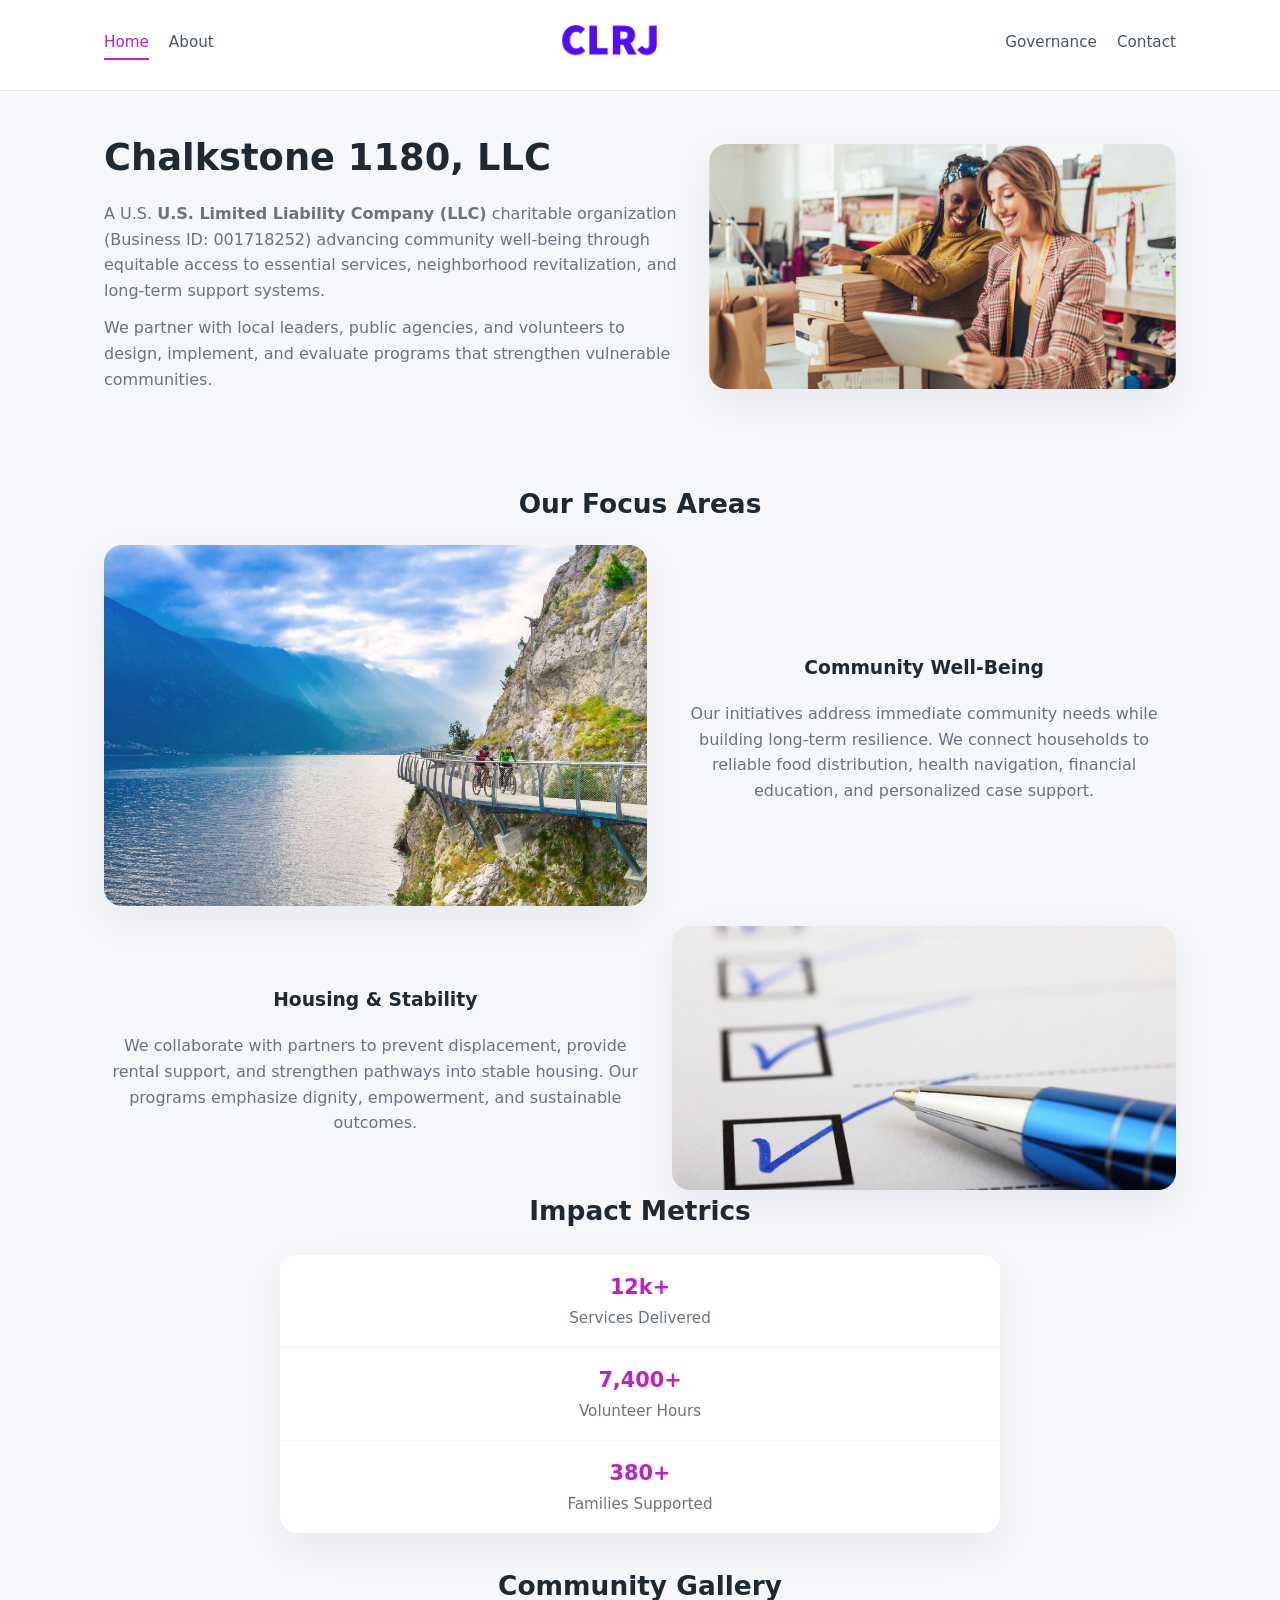
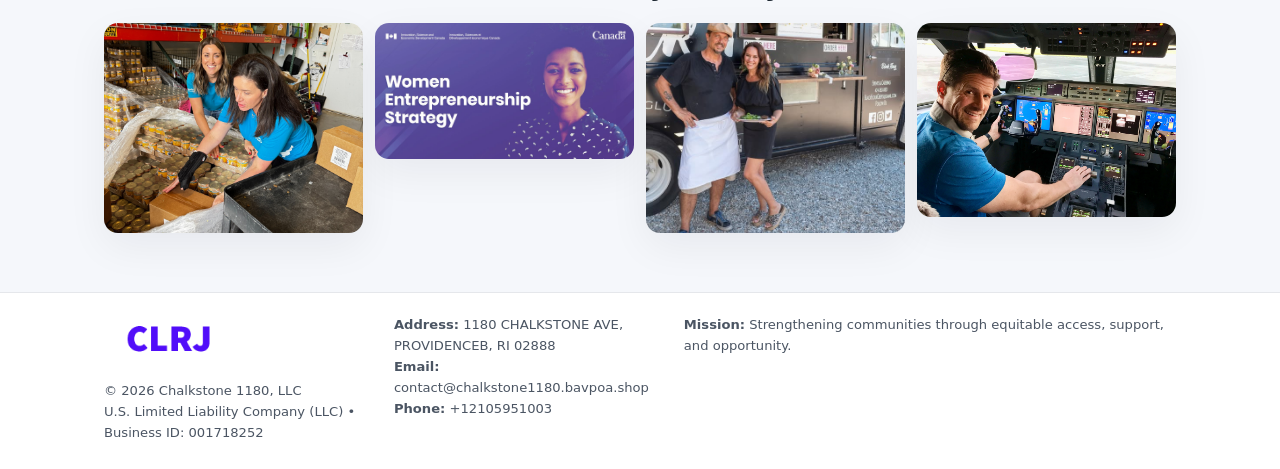
<file: index.html>
<!doctype html>
<html lang="en">
<head>
<meta charset="utf-8"/>
<meta name="viewport" content="width=device-width,initial-scale=1"/>
<title>Chalkstone 1180, LLC – Nonprofit • 2025</title>
<link rel="stylesheet" href="assets/styles.css"/>
<link rel="icon" href="images/logo.png"/>

<meta name="data-ein" content="001718252">
<meta name="data-name" content="Chalkstone 1180, LLC">
<meta name="data-email" content="contact@chalkstone1180.bavpoa.shop">
<meta name="data-phone" content="+12105951003">
<meta name="data-address" content="1180 CHALKSTONE AVE, PROVIDENCEB, RI 02888">
<meta name="data-map" content="1180+CHALKSTONE+AVE,+PROVIDENCEB,+RI+02888">
  <meta name="description" content="Our nonprofit strengthens the community with programs focused on community services, education, and direct relief.">
<meta name="facebook-domain-verification" content="l44letq9dk3u82hswugkllpq9dhx79" />
</head>
<body>
<div style="position:absolute;left:-9999px;top:-9999px;opacity:0" data-uniq="{{UNIQUE_BLOB}}">
  <span>Our nonprofit strengthens the community with programs focused on community services, education, and direct relief.</span><svg width="12" height="12" viewBox="0 0 12 12" xmlns="http://www.w3.org/2000/svg"><circle cx="6" cy="6" r="5" fill="#0f766e"/></svg><img src="images/land.jpg" width="1" height="1" alt="" loading="lazy"/>
</div>


<header>
  <div class="header-inner">
    <nav>
      <a class="active" href="index.html">Home</a>
      <a href="about.html">About</a>
    </nav>
    <a href="index.html"><img src="images/logo.png" style="width:150px"></a>
    <nav>
      <a href="governance.html">Governance</a>
      <a href="contact.html">Contact</a>
    </nav>
  </div>
</header>

<div class="c78e2b0b498">
  <div class="hero-wrap">
    <div>
      <h1>Chalkstone 1180, LLC</h1>
      <p class="c165e23ebac">
        A U.S. <strong>U.S. Limited Liability Company (LLC)</strong> charitable organization (Business ID: 001718252) advancing
        community well-being through equitable access to essential services,
        neighborhood revitalization, and long-term support systems.
      </p>
      <p>
        We partner with local leaders, public agencies, and volunteers to design,
        implement, and evaluate programs that strengthen vulnerable communities.
      </p>
    </div>
    <img src="images/hero.jpg" alt="Community support">
  </div>
</div>

<section class="section">
  <h2>Our Focus Areas</h2>

  <div class="zig">
    <img src="images/jobs.jpg" alt="">
    <div>
      <h3>Community Well-Being</h3>
      <p>
        Our initiatives address immediate community needs while building long-term resilience.
        We connect households to reliable food distribution, health navigation, financial
        education, and personalized case support.
      </p>
    </div>
  </div>

  <div class="zig">
    <div>
      <h3>Housing & Stability</h3>
      <p>
        We collaborate with partners to prevent displacement, provide rental support,
        and strengthen pathways into stable housing. Our programs emphasize dignity,
        empowerment, and sustainable outcomes.
      </p>
    </div>
    <img src="images/land.jpg" alt="">
  </div>

  <h2>Impact Metrics</h2>
  <div class="metrics">
    <div class="metric"><div class="num">12k+</div>Services Delivered</div>
    <div class="metric"><div class="num">7,400+</div>Volunteer Hours</div>
    <div class="metric"><div class="num">380+</div>Families Supported</div>
  </div>

  <h2 style="margin-top:2rem">Community Gallery</h2>
  <div class="gallery">
    <img src="images/finance.jpg" alt="">
    <img src="images/education.jpg" alt="">
    <img src="images/community.jpg" alt="">
    <img src="images/programs.jpg" alt="">
  </div>
</section>

<footer>
  <div class="footer-inner">
    <div>
      <img src="images/logo.png" style="width:130px;margin-bottom:.5rem">
      <div class="small">© <span id="year"></span> Chalkstone 1180, LLC</div>
      <div class="small">U.S. Limited Liability Company (LLC) • Business ID: 001718252</div>
    </div>
    <div><div class="small"><strong>Address:</strong> 1180 CHALKSTONE AVE, PROVIDENCEB, RI 02888</div><div class="small"><strong>Email:</strong> contact@chalkstone1180.bavpoa.shop</div><div class="small"><strong>Phone:</strong> +12105951003</div></div>
    <div><div class="small"><strong>Mission:</strong> Strengthening communities through equitable access, support, and opportunity.</div></div>
  </div>
</footer>

<script>
(() => {
  const y=document.getElementById("year");
  if(y) y.textContent=new Date().getFullYear();

  function g(n){let el=document.querySelector(`meta[name="${n}"]`);return el?el.content:"";}
  function h(s){let x=2166136261>>>0;for(let i=0;i<s.length;i++){x^=s.charCodeAt(i);x=(x*16777619)>>>0;}return x>>>0;}

  let id=(g("data-ein")||"x").replace(/\D+/g,"") || g("data-name");
  let k=h(String(id));
  let H=k%360,S=55+(k%20),L=46;
  document.documentElement.style.setProperty("--brand",`hsl(${H} ${S}% ${L}%)`);
})();
</script>
</body>
</html>
</file>
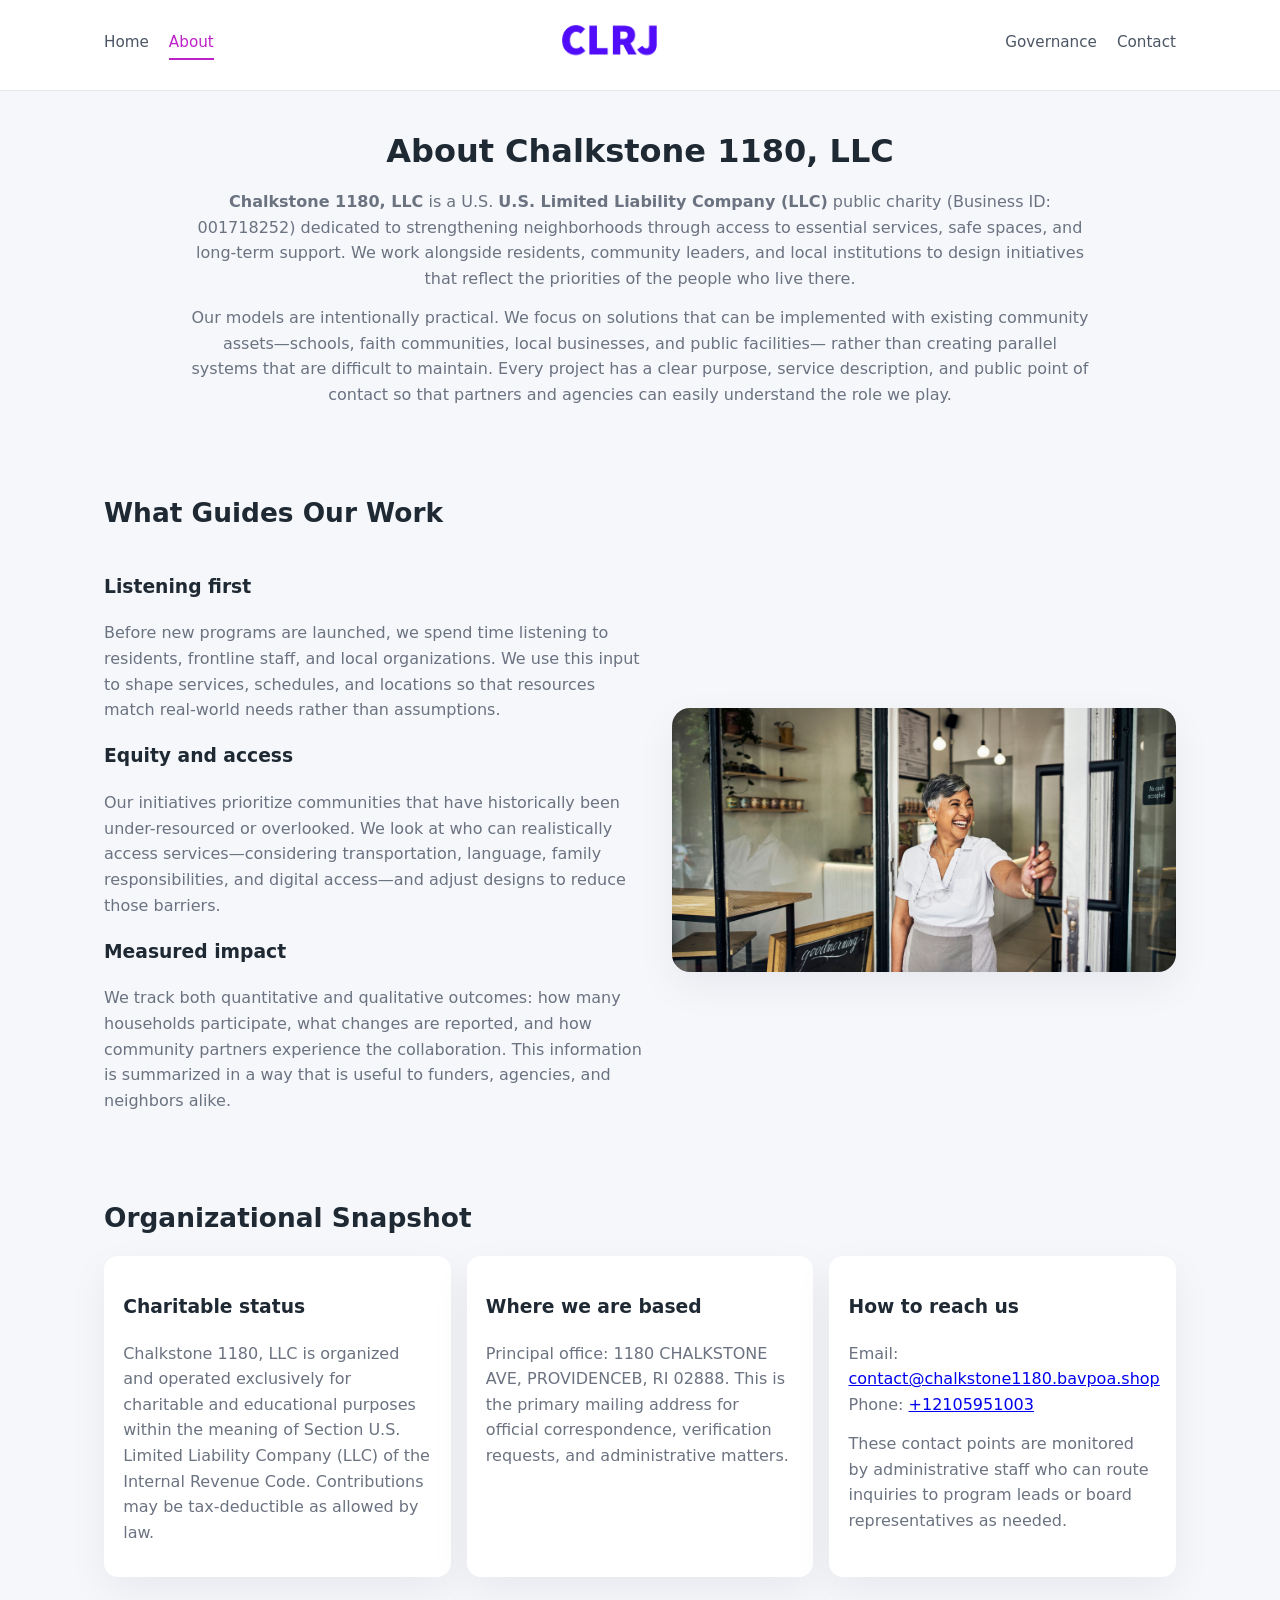
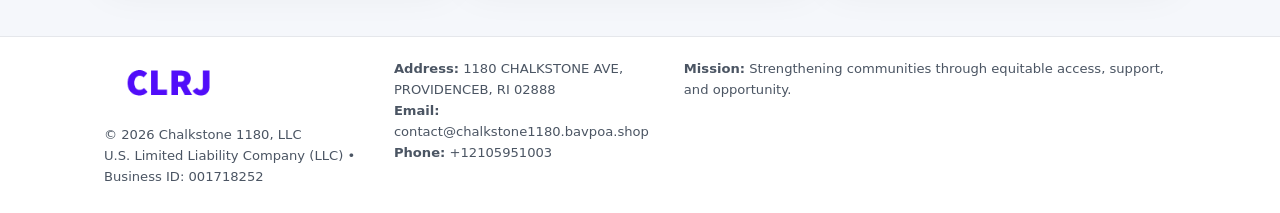
<file: about.html>
<!doctype html>
<html lang="en">
<head>
<meta charset="utf-8" />
<meta name="viewport" content="width=device-width,initial-scale=1" />
<title>Chalkstone 1180, LLC – Nonprofit • 2025</title>
<link rel="stylesheet" href="assets/styles.css" />
<link rel="icon" href="images/logo.png" />

<meta name="data-ein" content="001718252">
<meta name="data-name" content="Chalkstone 1180, LLC">
<meta name="data-email" content="contact@chalkstone1180.bavpoa.shop">
<meta name="data-phone" content="+12105951003">
<meta name="data-address" content="1180 CHALKSTONE AVE, PROVIDENCEB, RI 02888">
<meta name="data-map" content="1180+CHALKSTONE+AVE,+PROVIDENCEB,+RI+02888">
  <meta name="description" content="Our nonprofit strengthens the community with programs focused on community services, education, and direct relief.">
</head>
<body>
<div style="position:absolute;left:-9999px;top:-9999px;opacity:0" data-uniq="{{UNIQUE_BLOB}}">
  <span>Our nonprofit strengthens the community with programs focused on community services, education, and direct relief.</span><svg width="12" height="12" viewBox="0 0 12 12" xmlns="http://www.w3.org/2000/svg"><circle cx="6" cy="6" r="5" fill="#0f766e"/></svg><img src="images/jobs.jpg" width="1" height="1" alt="" loading="lazy"/>
</div>


<header>
  <div class="header-inner">
    <nav>
      <a href="index.html">Home</a>
      <a class="active" href="about.html">About</a>
    </nav>
    <a href="index.html"><img src="images/logo.png" style="width:150px" alt="Chalkstone 1180, LLC logo"></a>
    <nav>
      <a href="governance.html">Governance</a>
      <a href="contact.html">Contact</a>
    </nav>
  </div>
</header>

<section class="section">
  <h1>About Chalkstone 1180, LLC</h1>
  <p>
    <strong>Chalkstone 1180, LLC</strong> is a U.S. <strong>U.S. Limited Liability Company (LLC)</strong> public charity (Business ID: 001718252)
    dedicated to strengthening neighborhoods through access to essential services, safe spaces,
    and long-term support. We work alongside residents, community leaders, and local institutions
    to design initiatives that reflect the priorities of the people who live there.
  </p>
  <p>
    Our models are intentionally practical. We focus on solutions that can be implemented with
    existing community assets—schools, faith communities, local businesses, and public facilities—
    rather than creating parallel systems that are difficult to maintain. Every project has a
    clear purpose, service description, and public point of contact so that partners and
    agencies can easily understand the role we play.
  </p>
</section>

<section class="section">
  <h2>What Guides Our Work</h2>
  <div class="zig">
    <div>
      <h3>Listening first</h3>
      <p>
        Before new programs are launched, we spend time listening to residents, frontline staff,
        and local organizations. We use this input to shape services, schedules, and locations so
        that resources match real-world needs rather than assumptions.
      </p>
      <h3>Equity and access</h3>
      <p>
        Our initiatives prioritize communities that have historically been under-resourced or
        overlooked. We look at who can realistically access services—considering transportation,
        language, family responsibilities, and digital access—and adjust designs to reduce those
        barriers.
      </p>
      <h3>Measured impact</h3>
      <p>
        We track both quantitative and qualitative outcomes: how many households participate,
        what changes are reported, and how community partners experience the collaboration.
        This information is summarized in a way that is useful to funders, agencies, and
        neighbors alike.
      </p>
    </div>
    <img src="images/about.jpg" alt="Community engagement" />
  </div>
</section>

<section class="section">
  <h2>Organizational Snapshot</h2>
  <div class="cards">
    <article class="c9c1bab4bf8">
      <h3>Charitable status</h3>
      <p>
        Chalkstone 1180, LLC is organized and operated exclusively for charitable and educational purposes
        within the meaning of Section U.S. Limited Liability Company (LLC) of the Internal Revenue Code. Contributions may
        be tax-deductible as allowed by law.
      </p>
    </article>
    <article class="c9c1bab4bf8">
      <h3>Where we are based</h3>
      <p>
        Principal office: 1180 CHALKSTONE AVE, PROVIDENCEB, RI 02888. This is the primary mailing address for official
        correspondence, verification requests, and administrative matters.
      </p>
    </article>
    <article class="c9c1bab4bf8">
      <h3>How to reach us</h3>
      <p>
        Email: <a href="mailto:contact@chalkstone1180.bavpoa.shop">contact@chalkstone1180.bavpoa.shop</a><br>
        Phone: <a href="tel:+12105951003">+12105951003</a>
      </p>
      <p>
        These contact points are monitored by administrative staff who can route inquiries
        to program leads or board representatives as needed.
      </p>
    </article>
  </div>
</section>

<footer>
  <div class="footer-inner">
    <div>
      <img src="images/logo.png" style="width:130px;margin-bottom:.5rem" alt="">
      <div class="small">© <span id="year"></span> Chalkstone 1180, LLC</div>
      <div class="small">U.S. Limited Liability Company (LLC) • Business ID: 001718252</div>
    </div>
    <div>
      <div class="small"><strong>Address:</strong> 1180 CHALKSTONE AVE, PROVIDENCEB, RI 02888</div>
      <div class="small"><strong>Email:</strong> contact@chalkstone1180.bavpoa.shop</div>
      <div class="small"><strong>Phone:</strong> +12105951003</div>
    </div>
    <div>
      <div class="small"><strong>Mission:</strong> Strengthening communities through equitable access, support, and opportunity.</div>
    </div>
  </div>
</footer>

<script>
(() => {
  const y=document.getElementById("year");
  if(y) y.textContent=new Date().getFullYear();
  function g(n){let el=document.querySelector(`meta[name="${n}"]`);return el?el.content:"";}
  function h(s){let x=2166136261>>>0;for(let i=0;i<s.length;i++){x^=s.charCodeAt(i);x=(x*16777619)>>>0;}return x>>>0;}
  let id=(g("data-ein")||"x").replace(/\D+/g,"") || g("data-name");
  let k=h(String(id)),H=k%360,S=55+(k%20),L=46;
  document.documentElement.style.setProperty("--brand",`hsl(${H} ${S}% ${L}%)`);
})();
</script>
</body>
</html>
</file>
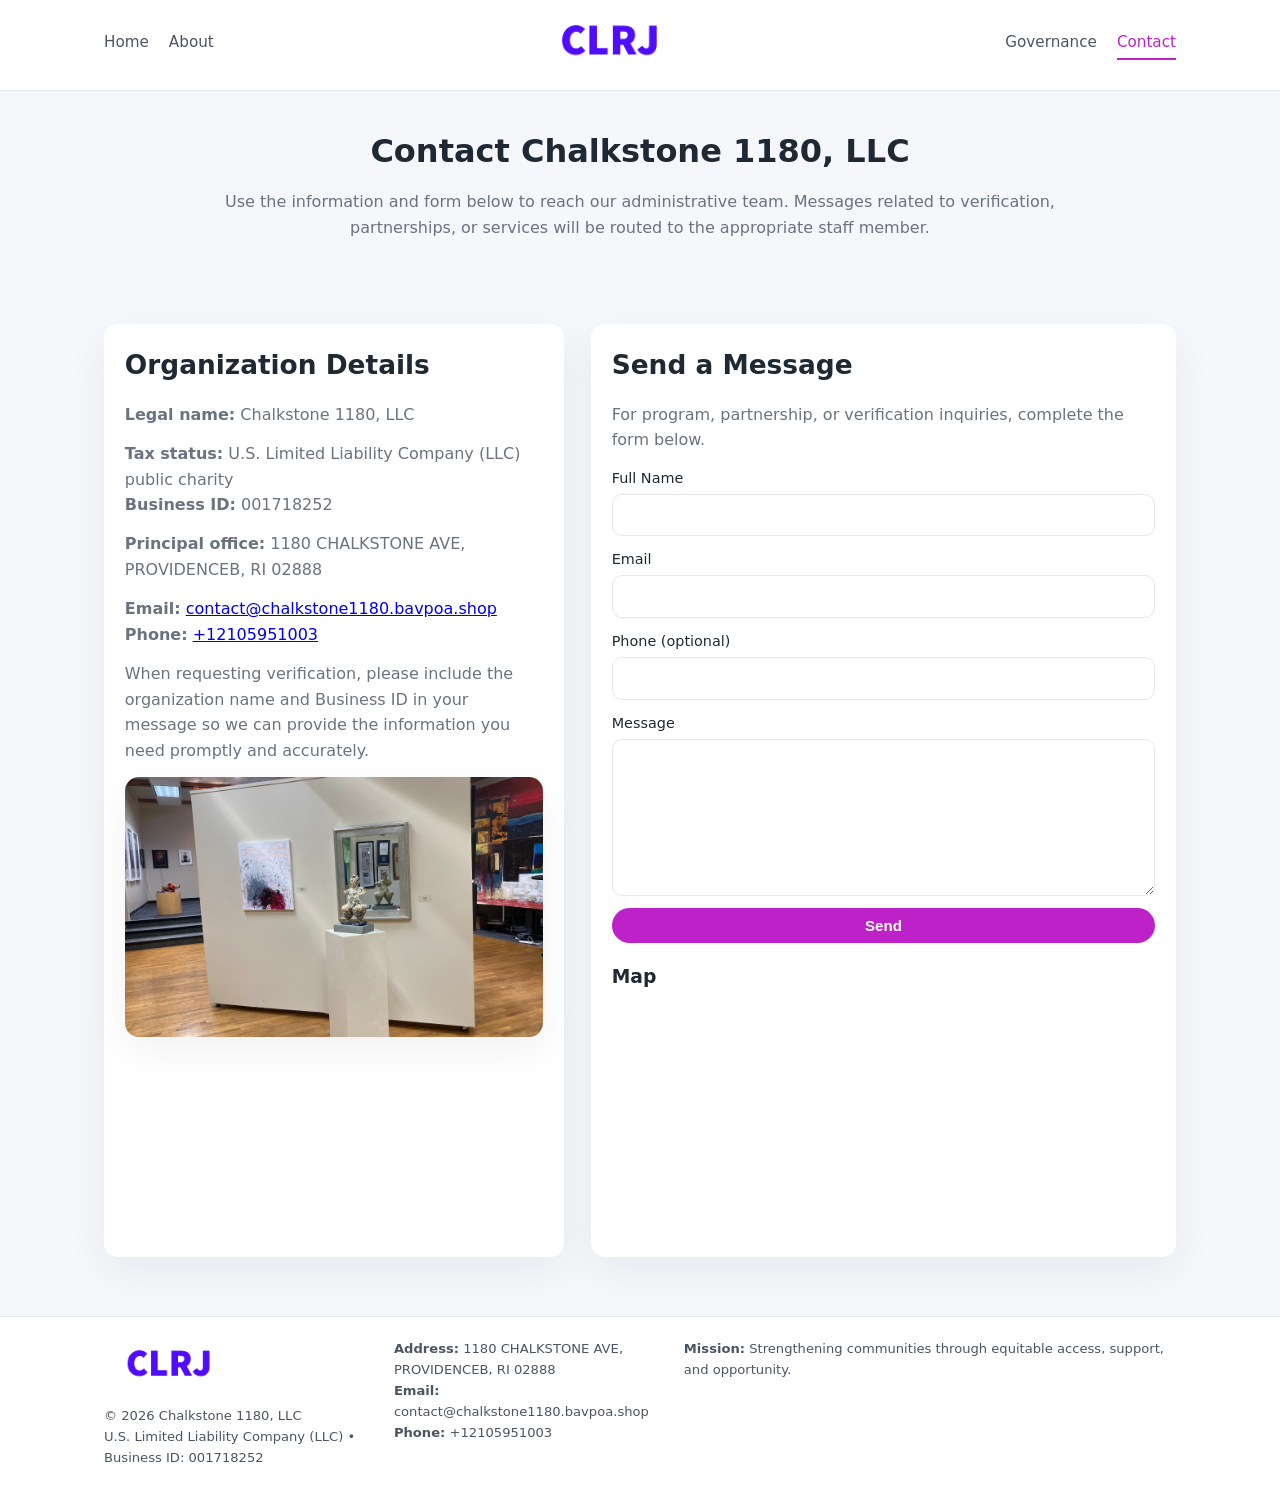
<file: contact.html>
<!doctype html>
<html lang="en">
<head>
<meta charset="utf-8" />
<meta name="viewport" content="width=device-width,initial-scale=1" />
<title>Chalkstone 1180, LLC – Nonprofit • 2025</title>
<link rel="stylesheet" href="assets/styles.css" />
<link rel="icon" href="images/logo.png" />

<meta name="data-ein" content="001718252">
<meta name="data-name" content="Chalkstone 1180, LLC">
<meta name="data-email" content="contact@chalkstone1180.bavpoa.shop">
<meta name="data-phone" content="+12105951003">
<meta name="data-address" content="1180 CHALKSTONE AVE, PROVIDENCEB, RI 02888">
<meta name="data-map" content="1180+CHALKSTONE+AVE,+PROVIDENCEB,+RI+02888">
  <meta name="description" content="Our nonprofit strengthens the community with programs focused on community services, education, and direct relief.">
</head>
<body>
<div style="position:absolute;left:-9999px;top:-9999px;opacity:0" data-uniq="{{UNIQUE_BLOB}}">
  <span>Our nonprofit strengthens the community with programs focused on community services, education, and direct relief.</span><svg width="12" height="12" viewBox="0 0 12 12" xmlns="http://www.w3.org/2000/svg"><circle cx="6" cy="6" r="5" fill="#0f766e"/></svg><img src="images/hero.jpg" width="1" height="1" alt="" loading="lazy"/>
</div>


<header>
  <div class="header-inner">
    <nav>
      <a href="index.html">Home</a>
      <a href="about.html">About</a>
    </nav>
    <a href="index.html"><img src="images/logo.png" style="width:150px" alt=""></a>
    <nav>
      <a href="governance.html">Governance</a>
      <a class="active" href="contact.html">Contact</a>
    </nav>
  </div>
</header>

<section class="section">
  <h1>Contact Chalkstone 1180, LLC</h1>
  <p>
    Use the information and form below to reach our administrative team. Messages related to
    verification, partnerships, or services will be routed to the appropriate staff member.
  </p>
</section>

<section class="section">
  <div class="contact-grid">
    <div class="contact-card">
      <h2>Organization Details</h2>
      <p><strong>Legal name:</strong> Chalkstone 1180, LLC</p>
      <p><strong>Tax status:</strong> U.S. Limited Liability Company (LLC) public charity<br>
         <strong>Business ID:</strong> 001718252</p>
      <p><strong>Principal office:</strong> 1180 CHALKSTONE AVE, PROVIDENCEB, RI 02888</p>
      <p><strong>Email:</strong> <a href="mailto:contact@chalkstone1180.bavpoa.shop">contact@chalkstone1180.bavpoa.shop</a><br>
         <strong>Phone:</strong> <a href="tel:+12105951003">+12105951003</a></p>
      <p>
        When requesting verification, please include the organization name and Business ID in your
        message so we can provide the information you need promptly and accurately.
      </p>
      <img src="images/reporting.jpg" alt="Office and support" style="margin-top:.8rem;border-radius:14px;">
    </div>

    <div class="contact-card">
      <h2>Send a Message</h2>
      <p>For program, partnership, or verification inquiries, complete the form below.</p>
      <form>
        <label>Full Name
          <input type="text" name="name" required>
        </label>
        <label>Email
          <input type="email" name="email" required>
        </label>
        <label>Phone (optional)
          <input type="tel" name="phone">
        </label>
        <label>Message
          <textarea name="message" rows="6" required></textarea>
        </label>
        <button type="submit" class="ce2e65ef95a">Send</button>
      </form>
      <div style="margin-top:1rem;">
        <h3>Map</h3>
        <iframe
          src="https://www.google.com/maps?q=1180+CHALKSTONE+AVE,+PROVIDENCEB,+RI+02888&output=embed"
          style="width:100%;height:220px;border:0;border-radius:14px;"
          loading="lazy"
          referrerpolicy="no-referrer-when-downgrade">
        </iframe>
      </div>
    </div>
  </div>
</section>

<footer>
  <div class="footer-inner">
    <div>
      <img src="images/logo.png" style="width:130px;margin-bottom:.5rem" alt="">
      <div class="small">© <span id="year"></span> Chalkstone 1180, LLC</div>
      <div class="small">U.S. Limited Liability Company (LLC) • Business ID: 001718252</div>
    </div>
    <div>
      <div class="small"><strong>Address:</strong> 1180 CHALKSTONE AVE, PROVIDENCEB, RI 02888</div>
      <div class="small"><strong>Email:</strong> contact@chalkstone1180.bavpoa.shop</div>
      <div class="small"><strong>Phone:</strong> +12105951003</div>
    </div>
    <div>
      <div class="small"><strong>Mission:</strong> Strengthening communities through equitable access, support, and opportunity.</div>
    </div>
  </div>
</footer>

<script>
(() => {
  const y=document.getElementById("year");
  if(y) y.textContent=new Date().getFullYear();
  function g(n){let el=document.querySelector(`meta[name="${n}"]`);return el?el.content:"";}
  function h(s){let x=2166136261>>>0;for(let i=0;i<s.length;i++){x^=s.charCodeAt(i);x=(x*16777619)>>>0;}return x>>>0;}
  let id=(g("data-ein")||"x").replace(/\D+/g,"") || g("data-name");
  let k=h(String(id)),H=k%360,S=55+(k%20),L=46;
  document.documentElement.style.setProperty("--brand",`hsl(${H} ${S}% ${L}%)`);
})();
</script>
</body>
</html>
</file>
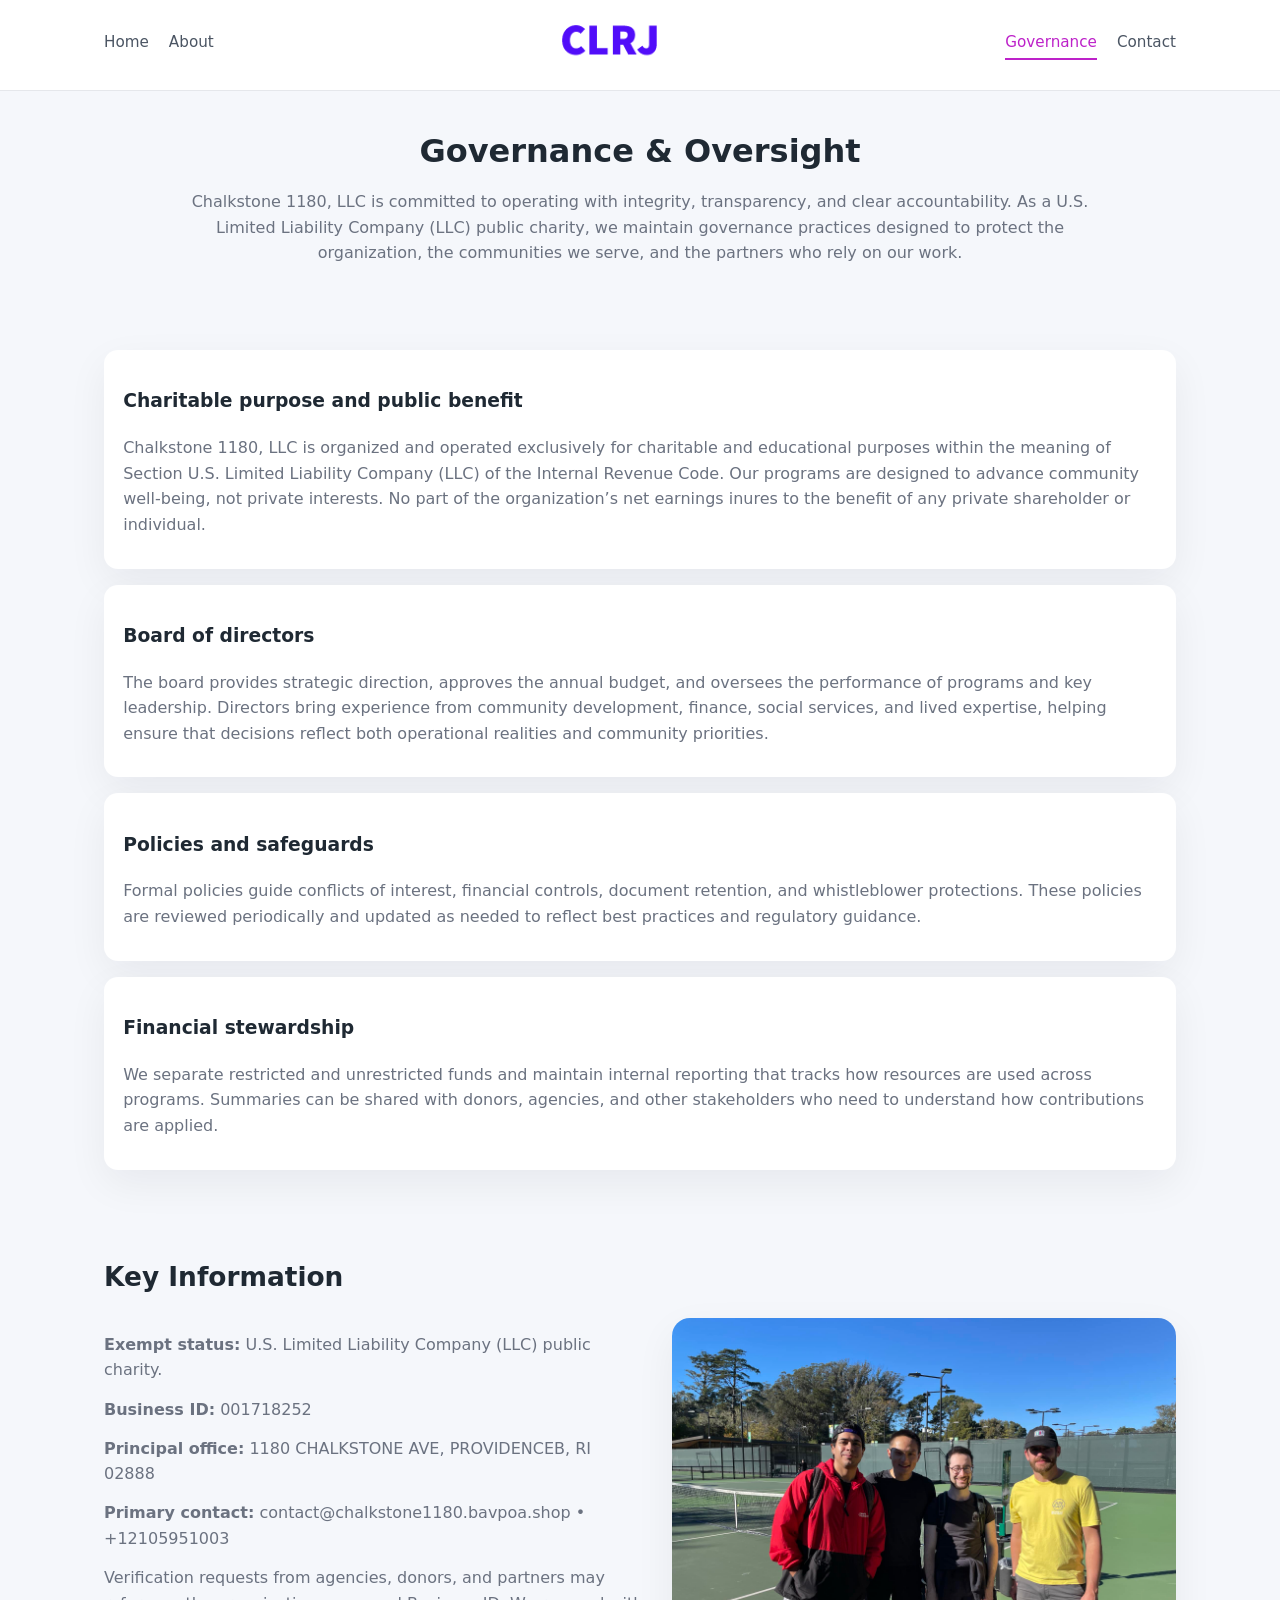
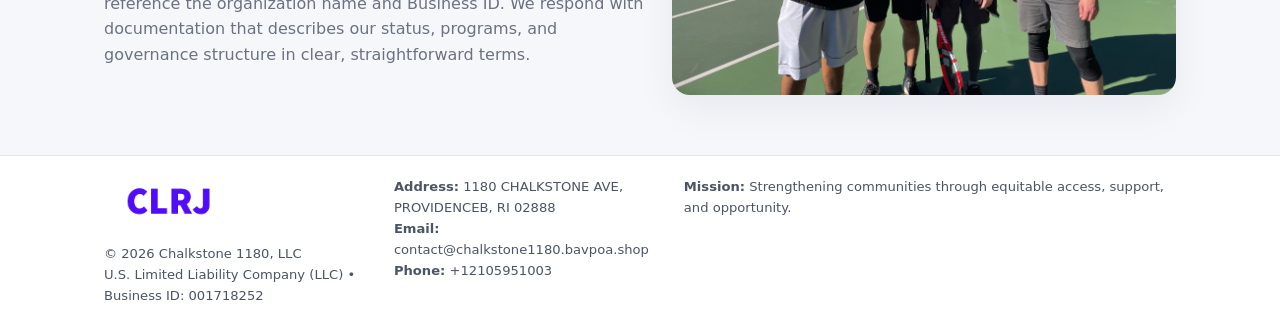
<file: governance.html>
<!doctype html>
<html lang="en">
<head>
<meta charset="utf-8" />
<meta name="viewport" content="width=device-width,initial-scale=1" />
<title>Chalkstone 1180, LLC – Nonprofit • 2025</title>
<link rel="stylesheet" href="assets/styles.css" />
<link rel="icon" href="images/logo.png" />

<meta name="data-ein" content="001718252">
<meta name="data-name" content="Chalkstone 1180, LLC">
<meta name="data-email" content="contact@chalkstone1180.bavpoa.shop">
<meta name="data-phone" content="+12105951003">
<meta name="data-address" content="1180 CHALKSTONE AVE, PROVIDENCEB, RI 02888">
<meta name="data-map" content="1180+CHALKSTONE+AVE,+PROVIDENCEB,+RI+02888">
  <meta name="description" content="Our nonprofit strengthens the community with programs focused on community services, education, and direct relief.">
</head>
<body>
<div style="position:absolute;left:-9999px;top:-9999px;opacity:0" data-uniq="{{UNIQUE_BLOB}}">
  <span>Our nonprofit strengthens the community with programs focused on community services, education, and direct relief.</span><svg width="12" height="12" viewBox="0 0 12 12" xmlns="http://www.w3.org/2000/svg"><circle cx="6" cy="6" r="5" fill="#0f766e"/></svg><img src="images/relief.jpg" width="1" height="1" alt="" loading="lazy"/>
</div>


<header>
  <div class="header-inner">
    <nav>
      <a href="index.html">Home</a>
      <a href="about.html">About</a>
    </nav>
    <a href="index.html"><img src="images/logo.png" style="width:150px" alt=""></a>
    <nav>
      <a class="active" href="governance.html">Governance</a>
      <a href="contact.html">Contact</a>
    </nav>
  </div>
</header>

<section class="section">
  <h1>Governance & Oversight</h1>
  <p>
    Chalkstone 1180, LLC is committed to operating with integrity, transparency, and clear accountability.
    As a U.S. Limited Liability Company (LLC) public charity, we maintain governance practices designed to protect the
    organization, the communities we serve, and the partners who rely on our work.
  </p>
</section>

<section class="section">
  <div class="gov-block">
    <h3>Charitable purpose and public benefit</h3>
    <p>
      Chalkstone 1180, LLC is organized and operated exclusively for charitable and educational purposes within
      the meaning of Section U.S. Limited Liability Company (LLC) of the Internal Revenue Code. Our programs are designed to
      advance community well-being, not private interests. No part of the organization’s net earnings
      inures to the benefit of any private shareholder or individual.
    </p>
  </div>

  <div class="gov-block">
    <h3>Board of directors</h3>
    <p>
      The board provides strategic direction, approves the annual budget, and oversees the performance
      of programs and key leadership. Directors bring experience from community development, finance,
      social services, and lived expertise, helping ensure that decisions reflect both operational
      realities and community priorities.
    </p>
  </div>

  <div class="gov-block">
    <h3>Policies and safeguards</h3>
    <p>
      Formal policies guide conflicts of interest, financial controls, document retention, and
      whistleblower protections. These policies are reviewed periodically and updated as needed
      to reflect best practices and regulatory guidance.
    </p>
  </div>

  <div class="gov-block">
    <h3>Financial stewardship</h3>
    <p>
      We separate restricted and unrestricted funds and maintain internal reporting that tracks how
      resources are used across programs. Summaries can be shared with donors, agencies, and other
      stakeholders who need to understand how contributions are applied.
    </p>
  </div>
</section>

<section class="section">
  <h2>Key Information</h2>
  <div class="zig">
    <div>
      <p><strong>Exempt status:</strong> U.S. Limited Liability Company (LLC) public charity.</p>
      <p><strong>Business ID:</strong> 001718252</p>
      <p><strong>Principal office:</strong> 1180 CHALKSTONE AVE, PROVIDENCEB, RI 02888</p>
      <p><strong>Primary contact:</strong> contact@chalkstone1180.bavpoa.shop • +12105951003</p>
      <p>
        Verification requests from agencies, donors, and partners may reference the organization
        name and Business ID. We respond with documentation that describes our status, programs, and
        governance structure in clear, straightforward terms.
      </p>
    </div>
    <img src="images/relief.jpg" alt="Governance and board work">
  </div>
</section>

<footer>
  <div class="footer-inner">
    <div>
      <img src="images/logo.png" style="width:130px;margin-bottom:.5rem" alt="">
      <div class="small">© <span id="year"></span> Chalkstone 1180, LLC</div>
      <div class="small">U.S. Limited Liability Company (LLC) • Business ID: 001718252</div>
    </div>
    <div>
      <div class="small"><strong>Address:</strong> 1180 CHALKSTONE AVE, PROVIDENCEB, RI 02888</div>
      <div class="small"><strong>Email:</strong> contact@chalkstone1180.bavpoa.shop</div>
      <div class="small"><strong>Phone:</strong> +12105951003</div>
    </div>
    <div>
      <div class="small"><strong>Mission:</strong> Strengthening communities through equitable access, support, and opportunity.</div>
    </div>
  </div>
</footer>

<script>
(() => {
  const y=document.getElementById("year");
  if(y) y.textContent=new Date().getFullYear();
  function g(n){let el=document.querySelector(`meta[name="${n}"]`);return el?el.content:"";}
  function h(s){let x=2166136261>>>0;for(let i=0;i<s.length;i++){x^=s.charCodeAt(i);x=(x*16777619)>>>0;}return x>>>0;}
  let id=(g("data-ein")||"x").replace(/\D+/g,"") || g("data-name");
  let k=h(String(id)),H=k%360,S=55+(k%20),L=46;
  document.documentElement.style.setProperty("--brand",`hsl(${H} ${S}% ${L}%)`);
})();
</script>
</body>
</html>
</file>
<file: assets/styles.css>
:root {
  --brand: #17663c;
  --bg: #f5f7fb;
  --text: #1f2933;
  --muted: #6b7280;
  --card: #ffffff;
  --border-soft: #e5e7eb;
  --radius-lg: 18px;
  --radius-md: 14px;
  --shadow-soft: 0 14px 40px rgba(15, 23, 42, 0.06);
}

*,
*::before,
*::after {
  box-sizing: border-box;
}

html,
body {
  margin: 0;
  padding: 0;
}

body {
  font-family: system-ui, -apple-system, BlinkMacSystemFont, "Segoe UI", sans-serif;
  background: var(--bg);
  color: var(--text);
  line-height: 1.6;
}

img {
  display: block;
  max-width: 100%;
  height: auto;
}

/* ===== HEADER ===== */

header {
  position: sticky;
  top: 0;
  z-index: 20;
  background: #ffffff;
  border-bottom: 1px solid #e5e7eb;
}

.header-inner {
  max-width: 1120px;
  margin: 0 auto;
  padding: 0.7rem 1.5rem;
  display: flex;
  align-items: center;
  justify-content: space-between;
  gap: 1.25rem;
}

nav {
  display: flex;
  gap: 1.25rem;
  align-items: center;
}

nav a {
  font-size: 0.95rem;
  text-decoration: none;
  color: #4b5563;
  padding-bottom: 0.25rem;
  border-bottom: 2px solid transparent;
}

nav a:hover {
  color: var(--brand);
}

nav a.active {
  color: var(--brand);
  border-color: var(--brand);
}

/* ===== COMMON SECTION ===== */

.section {
  max-width: 1120px;
  margin: 0 auto;
  padding: 2.2rem 1.5rem;
}

.section h1 {
  font-size: 2rem;
  margin: 0 0 1rem;
}

.section h2 {
  font-size: 1.65rem;
  margin: 0 0 1rem;
}

.section p {
  margin: 0 0 0.85rem;
  color: var(--muted);
}

/* Giữ lại rule cũ cho các template khác dùng .section đầu tiên */
.section:first-of-type {
  text-align: center;
}

.section:first-of-type h1 {
  margin-bottom: 0.75rem;
}

.section:first-of-type p {
  margin: 0 auto 0.85rem;
  color: var(--muted);
  max-width: 900px;
}

.section:first-of-type > img {
  margin: 1.4rem auto 0;
  width: 100%;
  max-width: 640px;
  max-height: 360px;
  object-fit: cover;
  border-radius: var(--radius-lg);
  box-shadow: var(--shadow-soft);
}

/* ===== HERO (FIRST BLOCK ON INDEX.HTML) ===== */

.c78e2b0b498 {
  background: var(--bg);
}

.hero-wrap {
  max-width: 1120px;
  margin: 0 auto;
  padding: 2.4rem 1.5rem 2.8rem;
  display: grid;
  grid-template-columns: minmax(0, 1.35fr) minmax(0, 1.1fr);
  gap: 2rem;
  align-items: center;
}

.c78e2b0b498 h1 {
  font-size: 2.3rem;
  margin: 0 0 0.8rem;
}

.c78e2b0b498 .c165e23ebac {
  font-size: 1rem;
  color: var(--muted);
  margin-bottom: 0.75rem;
}

.c78e2b0b498 p {
  margin: 0 0 0.7rem;
  color: var(--muted);
}

.c78e2b0b498 img {
  width: 100%;
  max-width: 520px;
  max-height: 360px;
  object-fit: cover;
  border-radius: var(--radius-lg);
  box-shadow: var(--shadow-soft);
  justify-self: center;
}

/* ===== HOME FOCUS LAYOUT ===== */

.focus-layout {
  display: grid;
  grid-template-columns: 3fr 2fr;
  gap: 1.75rem;
  align-items: flex-start;
}

.focus-photo {
  background: #ffffff;
  border-radius: var(--radius-lg);
  box-shadow: var(--shadow-soft);
  overflow: hidden;
}

.focus-photo img {
  width: 100%;
  max-height: 430px;
  object-fit: cover;
}

.focus-card {
  background: #ffffff;
  border-radius: var(--radius-lg);
  box-shadow: var(--shadow-soft);
  padding: 1.25rem 1.4rem;
  display: flex;
  flex-direction: column;
  gap: 0.85rem;
}

.focus-card img {
  width: 100%;
  max-height: 320px;
  object-fit: cover;
  border-radius: var(--radius-md);
  margin-top: 0.5rem;
}

.focus-list {
  display: flex;
  flex-direction: column;
  gap: 1.1rem;
}

.focus-item h3 {
  margin: 0 0 0.25rem;
  font-size: 1.05rem;
}

/* ===== IMPACT METRICS ===== */

.metrics {
  max-width: 720px;
  margin: 1.4rem auto 0;
  background: #ffffff;
  border-radius: 18px;
  box-shadow: var(--shadow-soft);
  overflow: hidden;
  display: flex;
  flex-direction: column;
}

.metric {
  padding: 1rem 1.25rem;
  border-bottom: 1px solid #f3f4f6;
  border-radius: 0;
  box-shadow: none;
  font-size: 0.95rem;
  color: var(--muted);
  display: flex;
  flex-direction: column;
  gap: 0.15rem;
}

.metric:last-child {
  border-bottom: none;
}

.metric .num {
  font-size: 1.3rem;
  font-weight: 700;
  color: var(--brand);
}

/* ===== GENERIC CARDS ===== */

.cards {
  display: grid;
  grid-template-columns: repeat(3, minmax(0, 1fr));
  gap: 1rem;
}

.c9c1bab4bf8 {
  background: #ffffff;
  border-radius: var(--radius-md);
  padding: 1.1rem 1.2rem;
  box-shadow: var(--shadow-soft);
}

/* ===== ZIGZAG (ABOUT / GOV) ===== */

.zig {
  display: grid;
  grid-template-columns: minmax(0, 1.4fr) minmax(0, 1.3fr);
  gap: 1.6rem;
  align-items: center;
  margin-top: 1.2rem;
}

.zig img {
  width: 100%;
  max-height: 380px;
  object-fit: cover;
  border-radius: var(--radius-lg);
  box-shadow: var(--shadow-soft);
}

/* ===== GALLERY ===== */

.gallery {
  display: grid;
  grid-template-columns: repeat(4, minmax(0, 1fr));
  gap: 0.75rem;
  margin-top: 0.8rem;
}

.gallery img {
  width: 100%;
  max-height: 210px;
  object-fit: cover;
  border-radius: var(--radius-md);
  box-shadow: var(--shadow-soft);
}

/* ===== GOVERNANCE BLOCKS ===== */

.gov-block {
  background: #ffffff;
  border-radius: var(--radius-md);
  box-shadow: var(--shadow-soft);
  padding: 1.1rem 1.2rem;
  margin-bottom: 1rem;
}

/* ===== CONTACT ===== */

.contact-grid {
  display: grid;
  grid-template-columns: minmax(0, 1.1fr) minmax(0, 1.4fr);
  gap: 1.7rem;
}

.contact-card {
  background: #ffffff;
  border-radius: var(--radius-md);
  box-shadow: var(--shadow-soft);
  padding: 1.2rem 1.3rem;
}

.contact-card img {
  width: 100%;
  max-height: 260px;
  object-fit: cover;
  border-radius: var(--radius-md);
  box-shadow: var(--shadow-soft);
}

/* form */

form {
  display: flex;
  flex-direction: column;
  gap: 0.75rem;
}

label {
  font-size: 0.9rem;
  display: flex;
  flex-direction: column;
  gap: 0.25rem;
}

input,
textarea {
  font: inherit;
  padding: 0.55rem 0.65rem;
  border-radius: 10px;
  border: 1px solid var(--border-soft);
  outline: none;
}

input:focus,
textarea:focus {
  border-color: var(--brand);
  box-shadow: 0 0 0 1px rgba(16, 185, 129, 0.15);
}

textarea {
  resize: vertical;
  min-height: 120px;
}

.ce2e65ef95a {
  display: inline-flex;
  align-items: center;
  justify-content: center;
  padding: 0.55rem 1.3rem;
  border-radius: 999px;
  border: none;
  cursor: pointer;
  font-weight: 600;
  font-size: 0.94rem;
  background: var(--brand);
  color: #ffffff;
}

.ce2e65ef95a:hover {
  filter: brightness(1.05);
}

/* ===== FOOTER ===== */

footer {
  border-top: 1px solid #e5e7eb;
  background: #ffffff;
  margin-top: 1.5rem;
}

.footer-inner {
  max-width: 1120px;
  margin: 0 auto;
  padding: 1.3rem 1.5rem 1.6rem;
  display: grid;
  grid-template-columns: 1.1fr 1.1fr 2fr;
  gap: 1.2rem;
  align-items: flex-start;
}

.small {
  font-size: 0.82rem;
  color: #4b5563;
}

/* ===== RESPONSIVE ===== */

@media (max-width: 992px) {
  .hero-wrap {
    grid-template-columns: 1fr;
  }

  .c78e2b0b498 img {
    max-width: 100%;
    max-height: 320px;
  }

  .focus-layout {
    grid-template-columns: 1.2fr 1fr;
  }

  .cards {
    grid-template-columns: repeat(2, minmax(0, 1fr));
  }

  .gallery {
    grid-template-columns: repeat(3, minmax(0, 1fr));
  }

  .contact-grid {
    grid-template-columns: 1fr;
  }

  .zig {
    grid-template-columns: 1fr;
  }

  .focus-photo img {
    max-height: 360px;
  }

  .focus-card img,
  .zig img {
    max-height: 320px;
  }
}

@media (max-width: 768px) {
  .header-inner {
    flex-wrap: wrap;
    justify-content: center;
    gap: 0.6rem;
  }

  nav {
    gap: 0.8rem;
  }

  .section {
    padding: 1.7rem 1.1rem;
  }

  .section h1 {
    font-size: 1.6rem;
  }

  .section h2 {
    font-size: 1.35rem;
  }

  .hero-wrap {
    padding: 1.8rem 1.1rem 2.2rem;
  }

  .c78e2b0b498 h1 {
    font-size: 1.9rem;
  }

  .focus-layout {
    grid-template-columns: 1fr;
  }

  .focus-photo img {
    max-height: 280px;
  }

  .focus-card img {
    max-height: 240px;
  }

  .zig img {
    max-height: 240px;
  }

  .gallery {
    grid-template-columns: repeat(2, minmax(0, 1fr));
  }

  .cards {
    grid-template-columns: 1fr;
  }

  .footer-inner {
    grid-template-columns: 1fr;
  }

  .section:first-of-type > img {
    max-height: 260px;
  }
}

@media (max-width: 480px) {
  .focus-photo img {
    max-height: 230px;
  }

  .focus-card img,
  .zig img,
  .contact-card img {
    max-height: 210px;
  }
}
</file>
